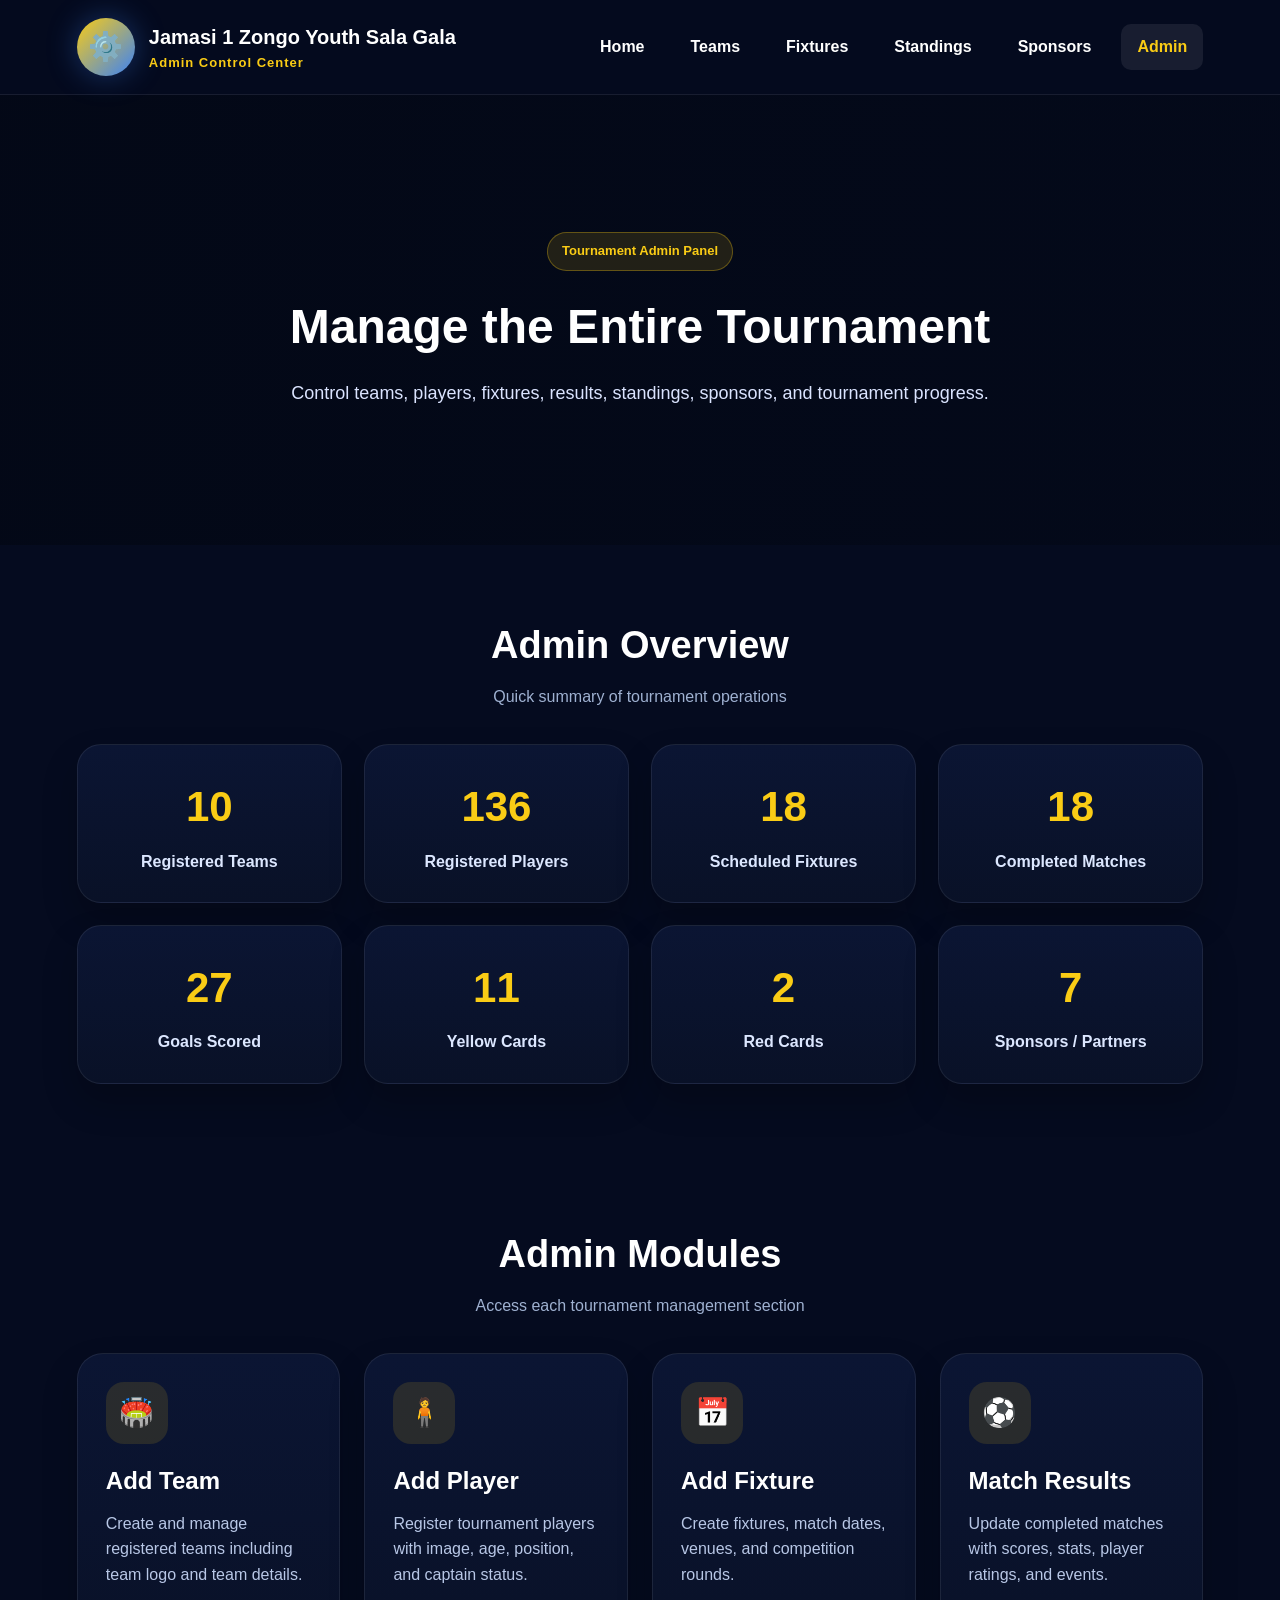
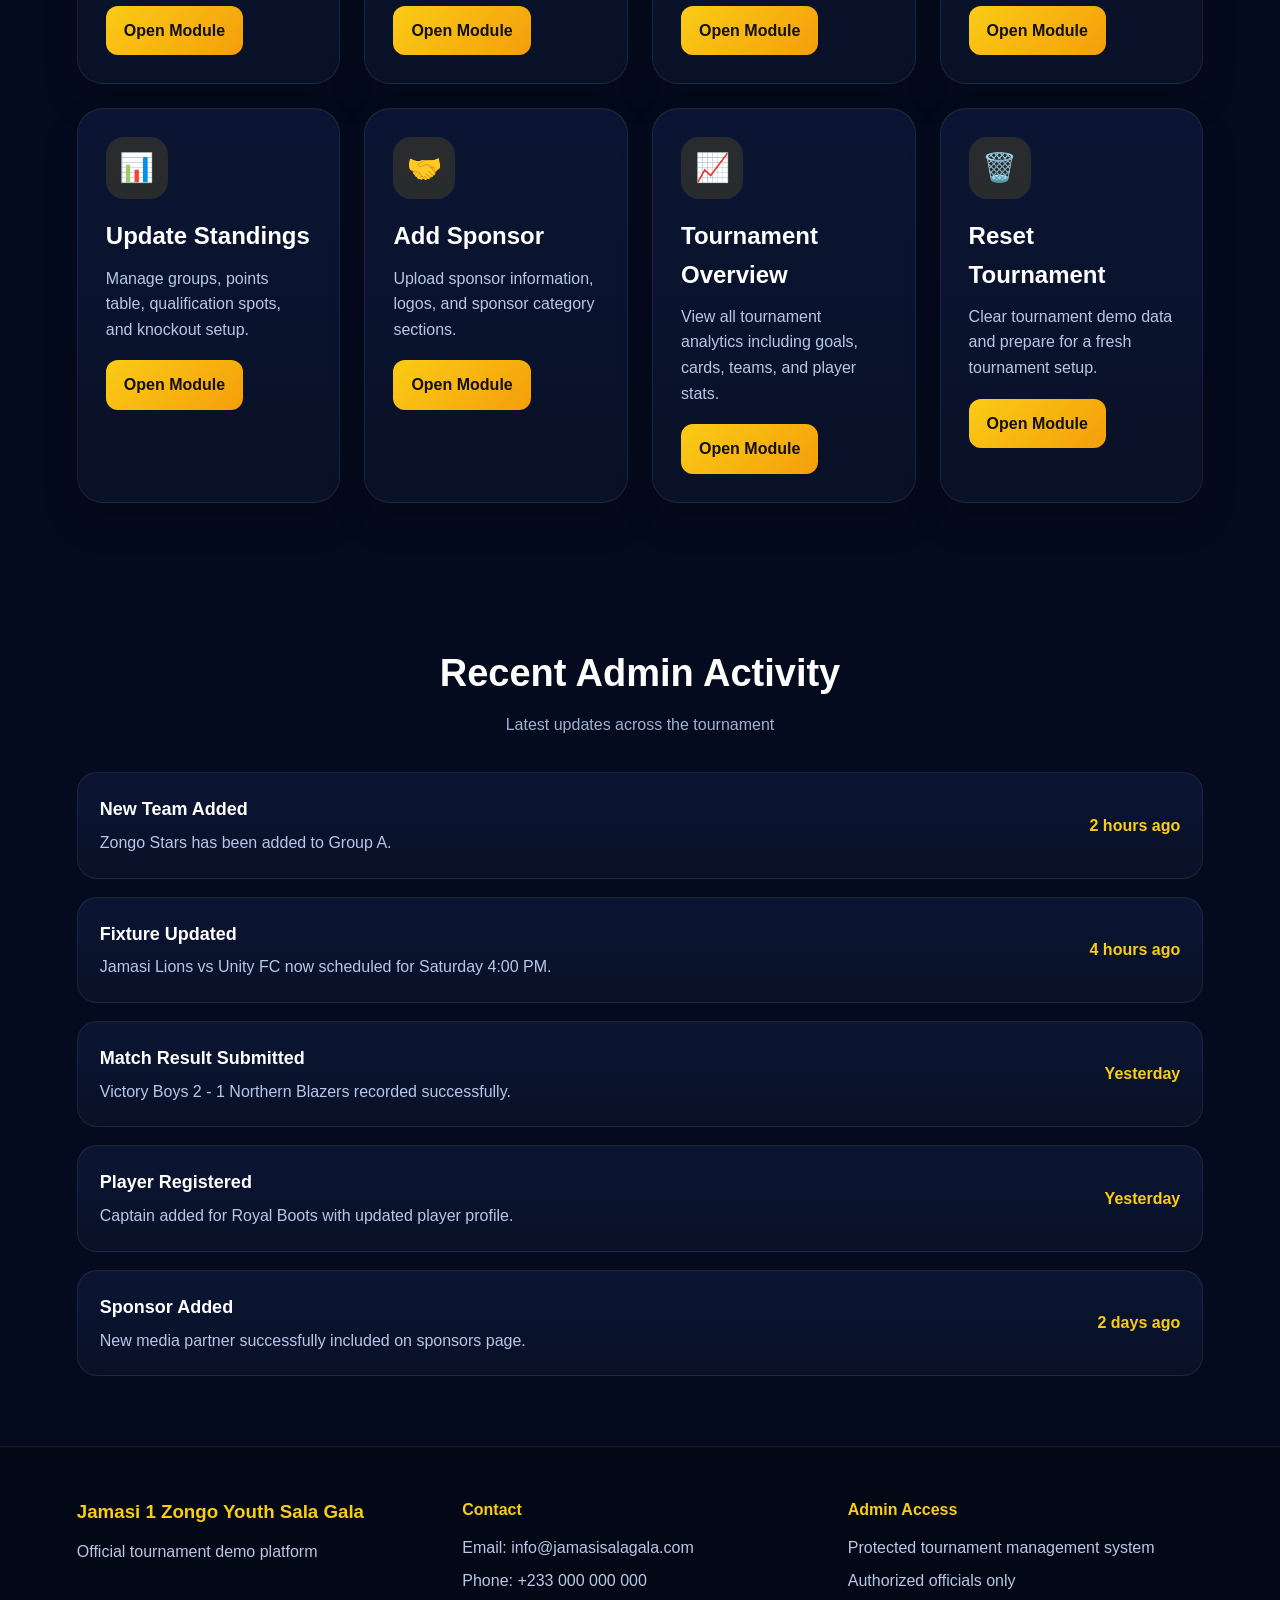
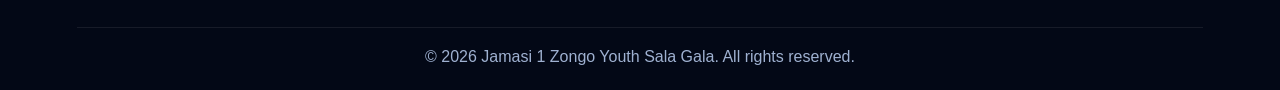
<file: admin.html>
<!DOCTYPE html>
<html lang="en">
<head>
  <meta charset="UTF-8" />
  <meta name="viewport" content="width=device-width, initial-scale=1.0" />
  <title>Admin Dashboard | Jamasi 1 Zongo Youth Sala Gala</title>
  <link rel="stylesheet" href="./admin.css" />
</head>
<body>

  <!-- HEADER -->
  <header class="header">
    <div class="logo-area">
      <div class="logo-circle">⚙️</div>
      <div>
        <h1>Jamasi 1 Zongo Youth Sala Gala</h1>
        <p class="tagline">Admin Control Center</p>
      </div>
    </div>

    <nav class="navbar">
      <a href="./index.html">Home</a>
      <a href="./teams.html">Teams</a>
      <a href="./fixtures.html">Fixtures</a>
      <a href="./standings.html">Standings</a>
      <a href="./sponsers.html">Sponsors</a>
      <a href="./admin.html" class="active">Admin</a>
    </nav>
  </header>

  <!-- HERO -->
  <section class="admin-hero">
    <div class="overlay"></div>
    <div class="hero-content">
      <span class="hero-badge">Tournament Admin Panel</span>
      <h2>Manage the Entire Tournament</h2>
      <p>Control teams, players, fixtures, results, standings, sponsors, and tournament progress.</p>
    </div>
  </section>

  <!-- QUICK STATS -->
  <section class="stats-section">
    <div class="section-title">
      <h2>Admin Overview</h2>
      <p>Quick summary of tournament operations</p>
    </div>

    <div class="stats-grid" id="statsGrid"></div>
  </section>

  <!-- ADMIN MODULES -->
  <section class="modules-section">
    <div class="section-title">
      <h2>Admin Modules</h2>
      <p>Access each tournament management section</p>
    </div>

    <div class="modules-grid" id="modulesGrid"></div>
  </section>

  <!-- ACTIVITY -->
  <section class="activity-section">
    <div class="section-title">
      <h2>Recent Admin Activity</h2>
      <p>Latest updates across the tournament</p>
    </div>

    <div class="activity-list" id="activityList"></div>
  </section>

  <!-- FOOTER -->
  <footer class="footer">
    <div class="footer-content">
      <div>
        <h3>Jamasi 1 Zongo Youth Sala Gala</h3>
        <p>Official tournament demo platform</p>
      </div>

      <div>
        <h4>Contact</h4>
        <p>Email: info@jamasisalagala.com</p>
        <p>Phone: +233 000 000 000</p>
      </div>

      <div>
        <h4>Admin Access</h4>
        <p>Protected tournament management system</p>
        <p>Authorized officials only</p>
      </div>
    </div>

    <div class="footer-bottom">
      <p>© 2026 Jamasi 1 Zongo Youth Sala Gala. All rights reserved.</p>
    </div>
  </footer>

  <script src="./admin.js"></script>
</body>
</html>
</file>
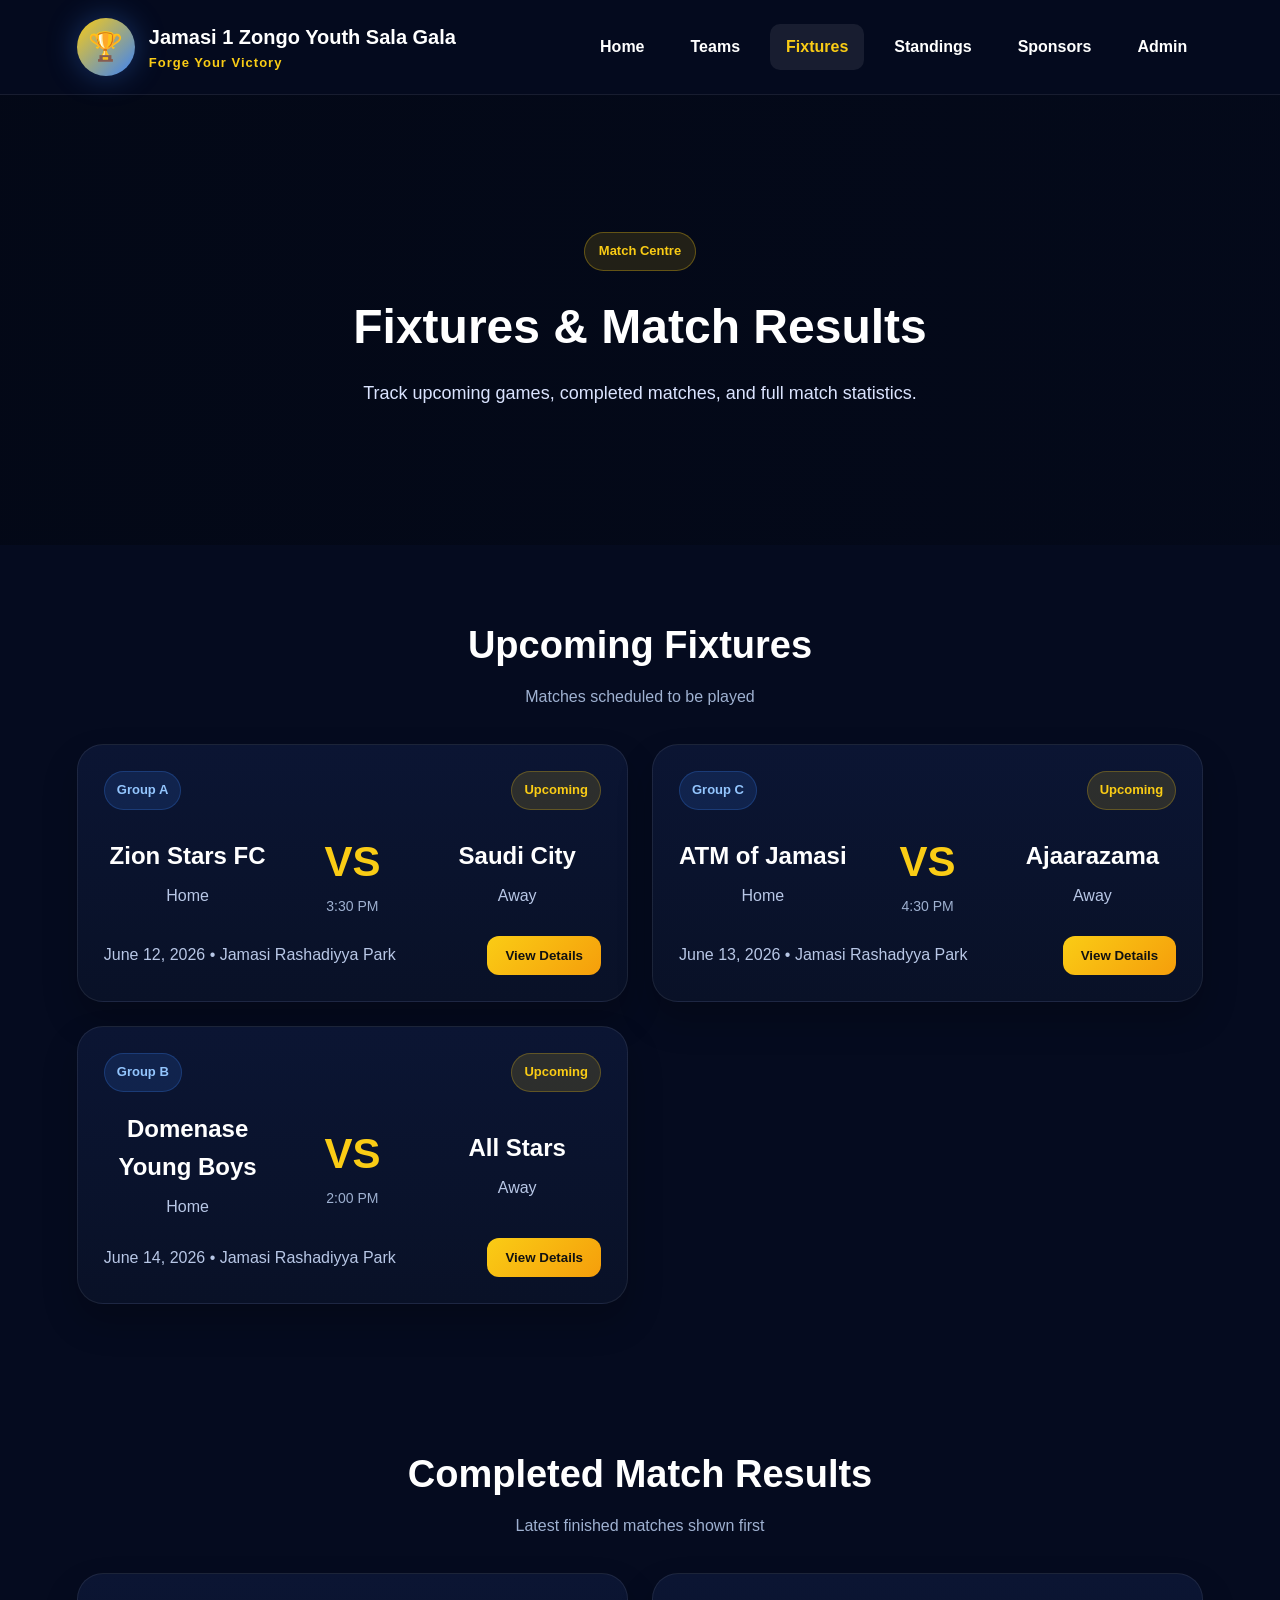
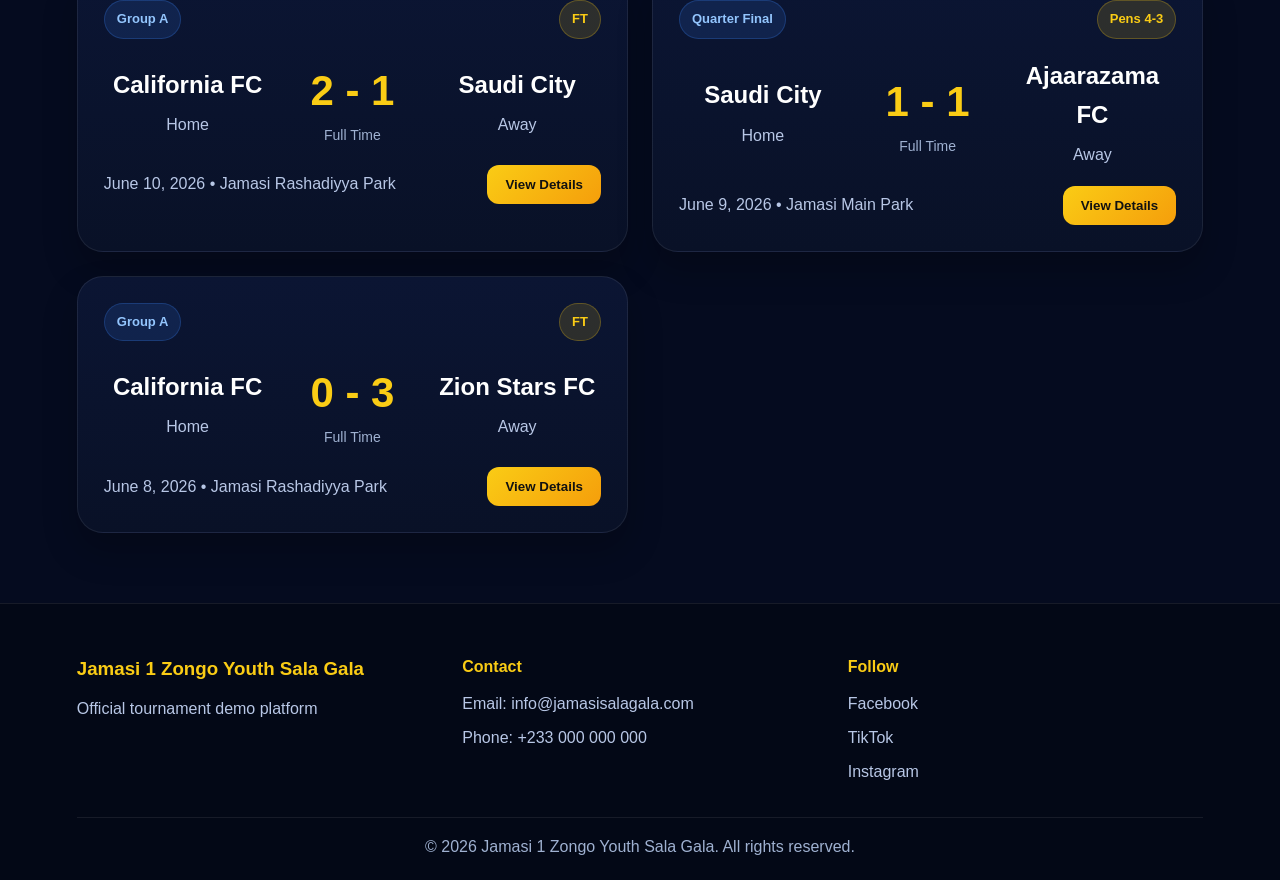
<file: fixtures.html>
<!DOCTYPE html>
<html lang="en">
<head>
  <meta charset="UTF-8" />
  <meta name="viewport" content="width=device-width, initial-scale=1.0" />
  <title>Fixtures & Results | Jamasi 1 Zongo Youth Sala Gala</title>
  <link rel="stylesheet" href="./fixtures.css" />
</head>
<body>

  <!-- HEADER -->
  <header class="header">
    <div class="logo-area">
      <div class="logo-circle">🏆</div>
      <div>
        <h1>Jamasi 1 Zongo Youth Sala Gala</h1>
        <p class="tagline">Forge Your Victory</p>
      </div>
    </div>

    <nav class="navbar">
      <a href="./index.html">Home</a>
      <a href="./teams.html">Teams</a>
      <a href="./fixtures.html" class="active">Fixtures</a>
      <a href="./standings.html">Standings</a>
      <a href="./sponsers.html">Sponsors</a>
      <a href="./admin.html">Admin</a>
    </nav>
  </header>

  <!-- HERO -->
  <section class="fixtures-hero">
    <div class="overlay"></div>
    <div class="hero-content">
      <span class="hero-badge">Match Centre</span>
      <h2>Fixtures & Match Results</h2>
      <p>Track upcoming games, completed matches, and full match statistics.</p>
    </div>
  </section>

  <!-- UPCOMING -->
  <section class="fixtures-section">
    <div class="section-title">
      <h2>Upcoming Fixtures</h2>
      <p>Matches scheduled to be played</p>
    </div>

    <div class="fixtures-grid" id="upcomingFixtures"></div>
  </section>

  <!-- RESULTS -->
  <section class="results-section">
    <div class="section-title">
      <h2>Completed Match Results</h2>
      <p>Latest finished matches shown first</p>
    </div>

    <div class="fixtures-grid" id="completedMatches"></div>
  </section>

  <!-- MODAL -->
  <div class="modal" id="matchModal">
    <div class="modal-box">
      <button class="close-btn" id="closeModal">&times;</button>

      <div class="match-header" id="matchHeader"></div>

      <div class="details-grid">
        <div class="details-card">
          <h3>Match Statistics</h3>
          <div id="statsContainer"></div>
        </div>

        <div class="details-card">
          <h3>Goal Scorers</h3>
          <div id="scorersContainer"></div>
        </div>

        <div class="details-card">
          <h3>Player Ratings</h3>
          <div id="ratingsContainer"></div>
        </div>

        <div class="details-card">
          <h3>Match Info</h3>
          <div id="infoContainer"></div>
        </div>
      </div>
    </div>
  </div>

  <!-- FOOTER -->
  <footer class="footer">
    <div class="footer-content">
      <div>
        <h3>Jamasi 1 Zongo Youth Sala Gala</h3>
        <p>Official tournament demo platform</p>
      </div>

      <div>
        <h4>Contact</h4>
        <p>Email: info@jamasisalagala.com</p>
        <p>Phone: +233 000 000 000</p>
      </div>

      <div>
        <h4>Follow</h4>
        <p>Facebook</p>
        <p>TikTok</p>
        <p>Instagram</p>
      </div>
    </div>

    <div class="footer-bottom">
      <p>© 2026 Jamasi 1 Zongo Youth Sala Gala. All rights reserved.</p>
    </div>
  </footer>

  <script src="./fixtures.js"></script>
</body>
</html>
</file>
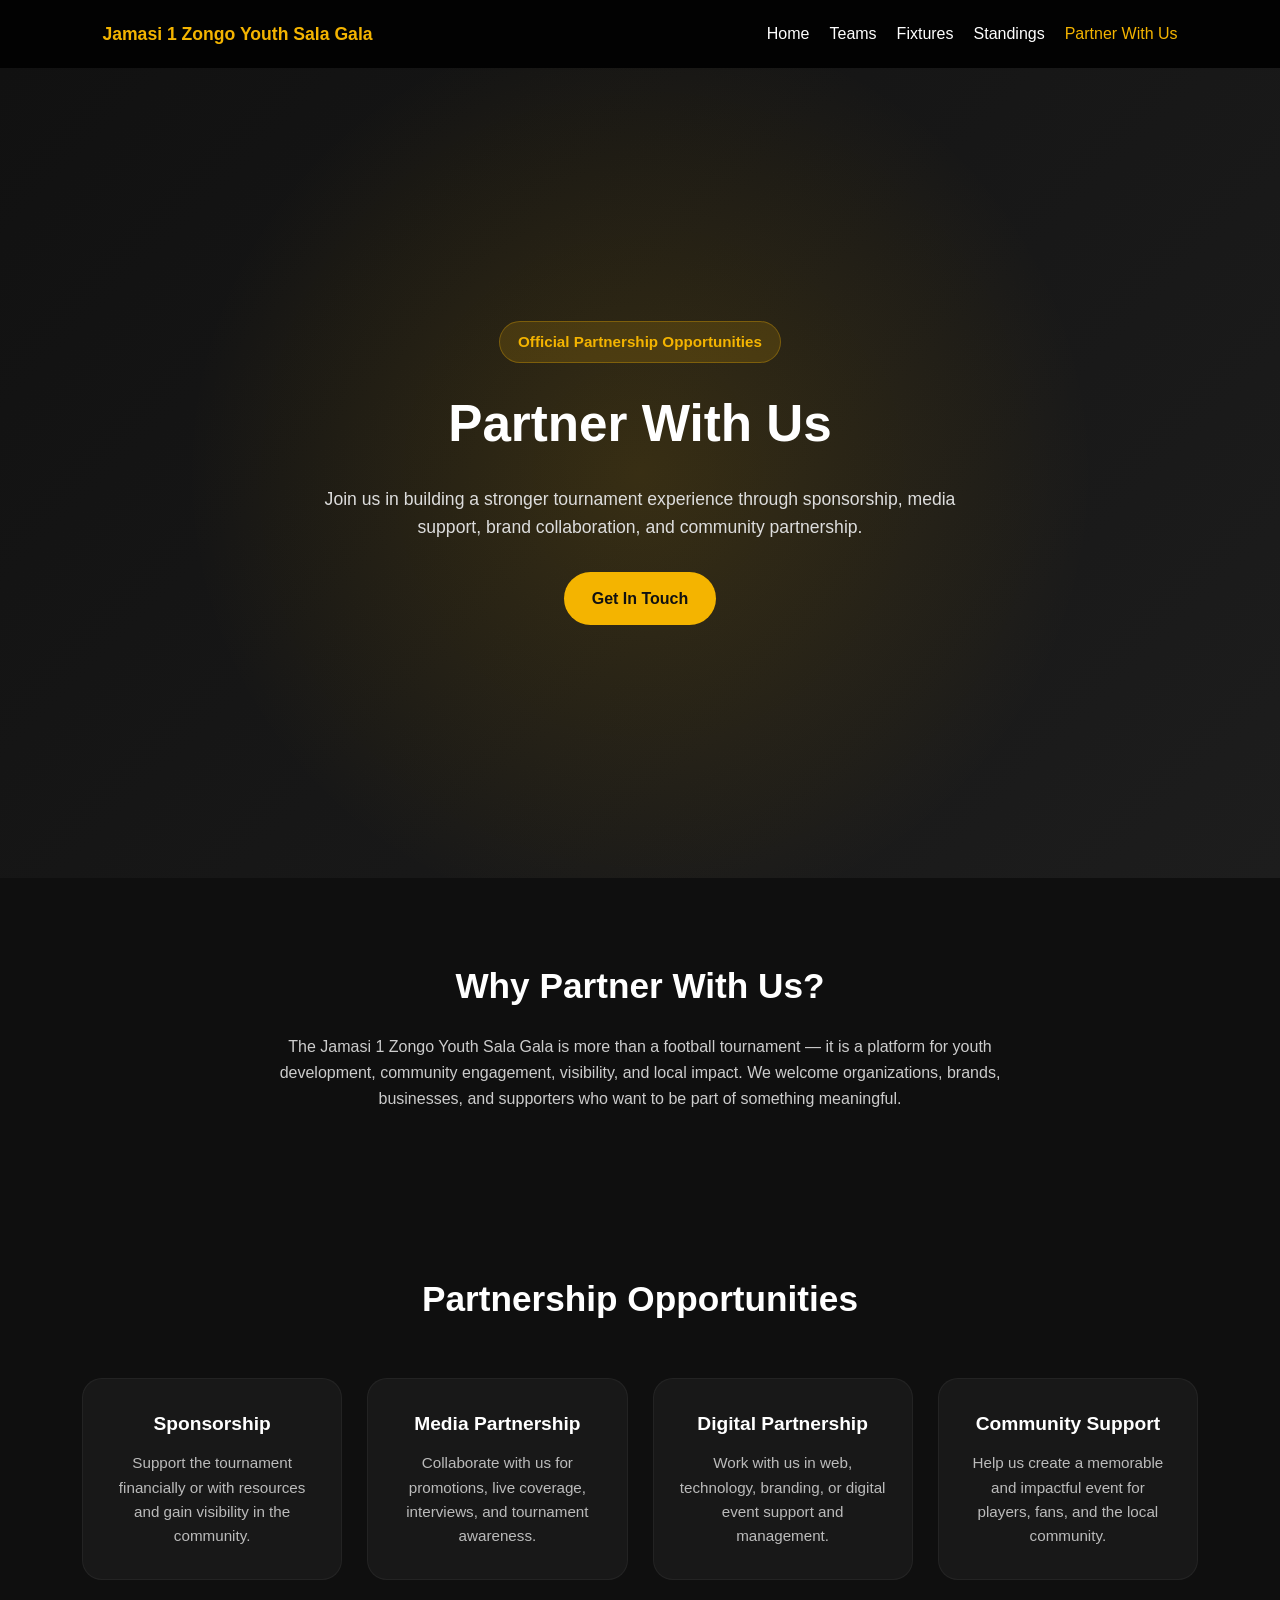
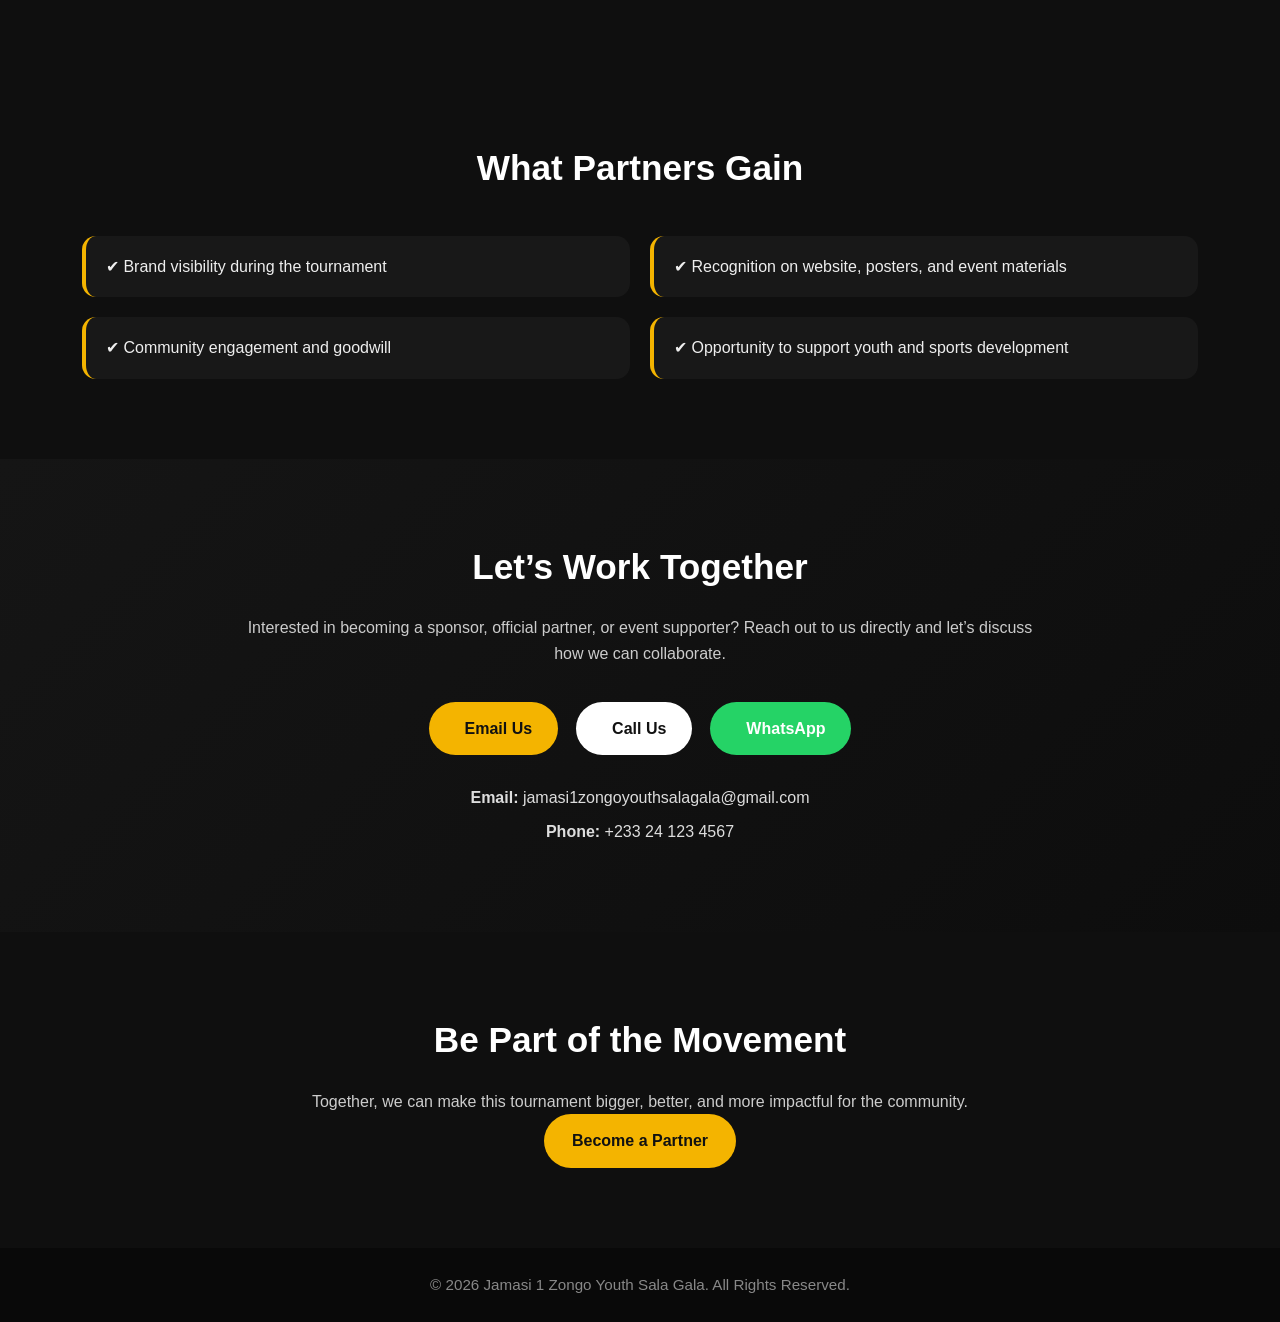
<file: partner.html>
<!DOCTYPE html>
<html lang="en">
<head>
  <meta charset="UTF-8" />
  <meta name="viewport" content="width=device-width, initial-scale=1.0" />
  <title>Partner With Us | Jamasi 1 Zongo Youth Sala Gala</title>
  <link rel="stylesheet" href="partner.css" />
  <link rel="stylesheet" href="./partner.css" />
</head>
<body>

  <!-- NAVBAR -->
  <header class="navbar">
    <div class="logo">Jamasi 1 Zongo Youth Sala Gala</div>
    <nav>
      <ul class="nav-links">
        <li><a href="index.html">Home</a></li>
        <li><a href="teams.html">Teams</a></li>
        <li><a href="fixtures.html">Fixtures</a></li>
        <li><a href="standings.html">Standings</a></li>
        <li><a href="partner.html" class="active">Partner With Us</a></li>
      </ul>
    </nav>
  </header>

  <!-- HERO -->
  <section class="partner-hero">
    <div class="overlay"></div>
    <div class="hero-content">
      <span class="hero-badge">Official Partnership Opportunities</span>
      <h1>Partner With Us</h1>
      <p>
        Join us in building a stronger tournament experience through sponsorship,
        media support, brand collaboration, and community partnership.
      </p>
      <a href="#contact" class="hero-btn">Get In Touch</a>
    </div>
  </section>

  <!-- INTRO -->
  <section class="intro-section">
    <div class="container">
      <h2>Why Partner With Us?</h2>
      <p>
        The Jamasi 1 Zongo Youth Sala Gala is more than a football tournament —
        it is a platform for youth development, community engagement, visibility,
        and local impact. We welcome organizations, brands, businesses, and
        supporters who want to be part of something meaningful.
      </p>
    </div>
  </section>

  <!-- PARTNER TYPES -->
  <section class="partner-types">
    <div class="container">
      <h2>Partnership Opportunities</h2>

      <div class="cards-grid">
        <div class="partner-card">
          <i class="fas fa-handshake"></i>
          <h3>Sponsorship</h3>
          <p>Support the tournament financially or with resources and gain visibility in the community.</p>
        </div>

        <div class="partner-card">
          <i class="fas fa-bullhorn"></i>
          <h3>Media Partnership</h3>
          <p>Collaborate with us for promotions, live coverage, interviews, and tournament awareness.</p>
        </div>

        <div class="partner-card">
          <i class="fas fa-laptop-code"></i>
          <h3>Digital Partnership</h3>
          <p>Work with us in web, technology, branding, or digital event support and management.</p>
        </div>

        <div class="partner-card">
          <i class="fas fa-users"></i>
          <h3>Community Support</h3>
          <p>Help us create a memorable and impactful event for players, fans, and the local community.</p>
        </div>
      </div>
    </div>
  </section>

  <!-- BENEFITS -->
  <section class="benefits-section">
    <div class="container">
      <h2>What Partners Gain</h2>

      <div class="benefits-list">
        <div class="benefit-item">✔ Brand visibility during the tournament</div>
        <div class="benefit-item">✔ Recognition on website, posters, and event materials</div>
        <div class="benefit-item">✔ Community engagement and goodwill</div>
        <div class="benefit-item">✔ Opportunity to support youth and sports development</div>
      </div>
    </div>
  </section>

  <!-- CONTACT -->
  <section class="contact-section" id="contact">
    <div class="container contact-container">
      <h2>Let’s Work Together</h2>
      <p>
        Interested in becoming a sponsor, official partner, or event supporter?
        Reach out to us directly and let’s discuss how we can collaborate.
      </p>

      <div class="contact-buttons">
        <a href="mailto:jamasi1zongoyouthsalagala@gmail.com?subject=Partnership Inquiry - Jamasi Tournament" class="contact-btn email-btn">
          <i class="fas fa-envelope"></i> Email Us
        </a>

        <a href="tel:+233554890113" class="contact-btn phone-btn">
          <i class="fas fa-phone"></i> Call Us
        </a>

        <a href="https://wa.me/233241234567?text=Hello%20I%20am%20interested%20in%20partnering%20with%20the%20Jamasi%201%20Zongo%20Youth%20Sala%20Gala." target="_blank" class="contact-btn whatsapp-btn">
          <i class="fab fa-whatsapp"></i> WhatsApp
        </a>
      </div>

      <div class="contact-info">
        <p><strong>Email:</strong> jamasi1zongoyouthsalagala@gmail.com</p>
        <p><strong>Phone:</strong> +233 24 123 4567</p>
      </div>
    </div>
  </section>

  <!-- CTA -->
  <section class="final-cta">
    <div class="container">
      <h2>Be Part of the Movement</h2>
      <p>
        Together, we can make this tournament bigger, better, and more impactful for the community.
      </p>
      <a href="mailto:hamzasolutions@gmail.com?subject=Partnership Inquiry - Jamasi Tournament" class="cta-btn">
        Become a Partner
      </a>
    </div>
  </section>

  <!-- FOOTER -->
  <footer class="footer">
    <p>© 2026 Jamasi 1 Zongo Youth Sala Gala. All Rights Reserved.</p>
  </footer>

  <script src="./partner.js"></script>
</body>
</html>
</file>
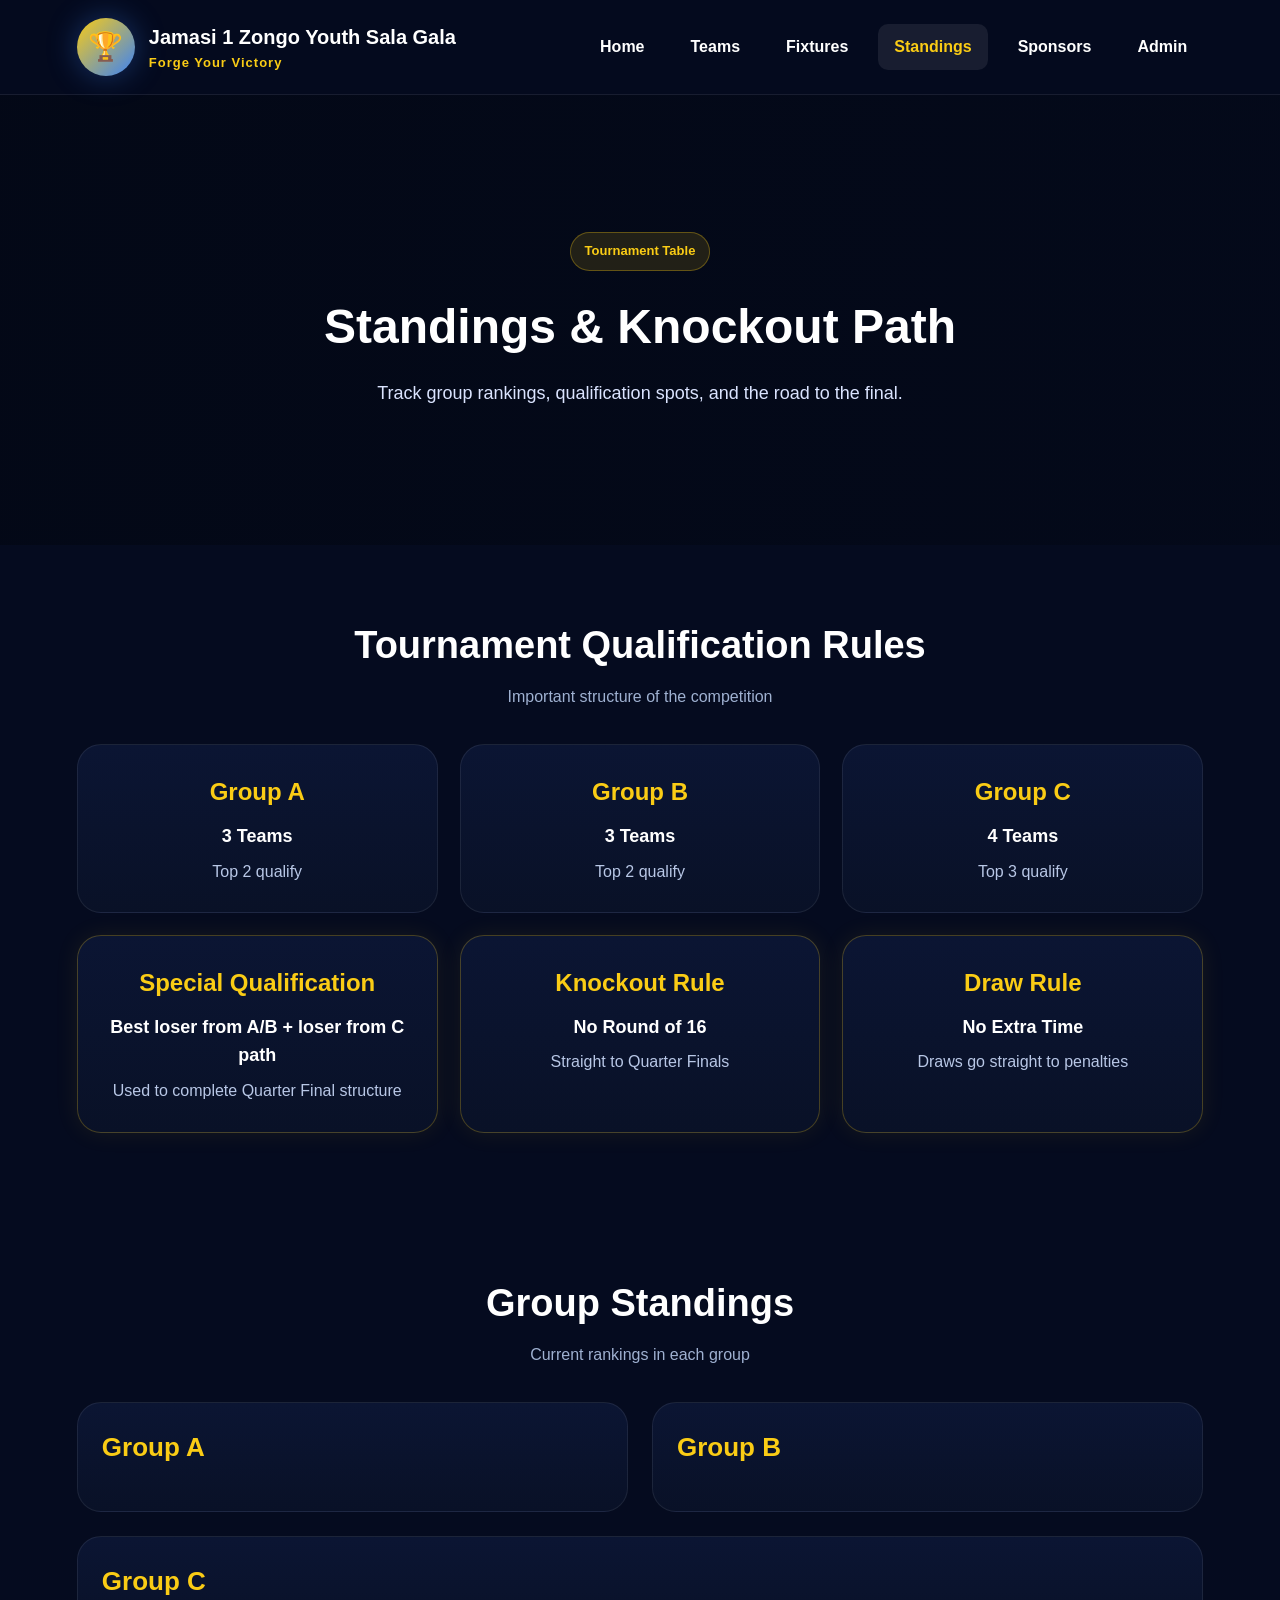
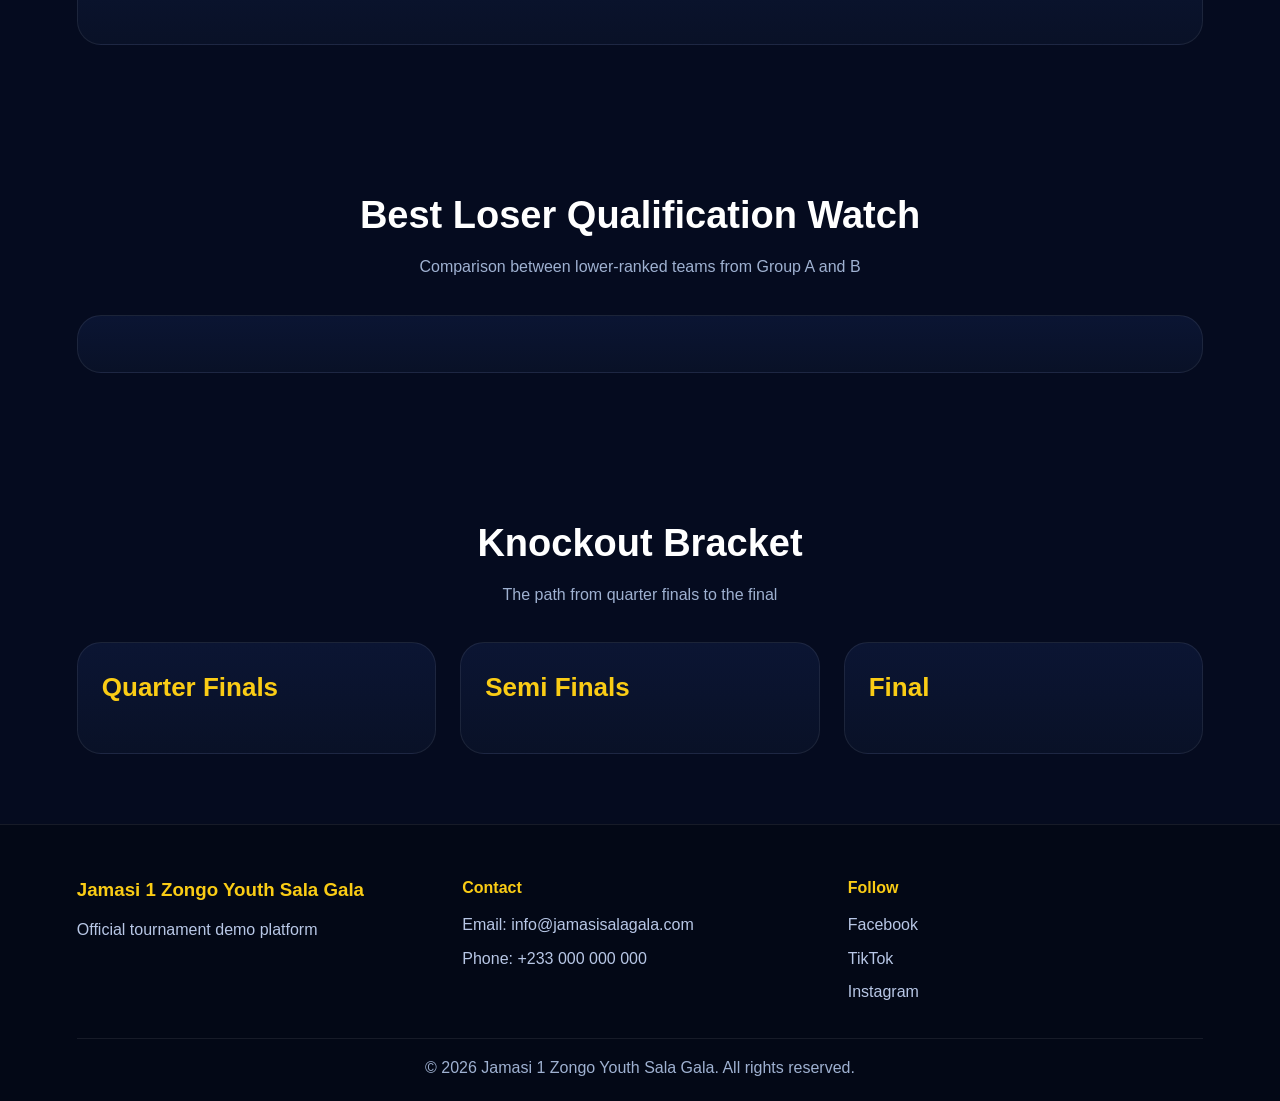
<file: standings.html>
<!DOCTYPE html>
<html lang="en">
<head>
  <meta charset="UTF-8" />
  <meta name="viewport" content="width=device-width, initial-scale=1.0" />
  <title>Standings | Jamasi 1 Zongo Youth Sala Gala</title>
  <link rel="stylesheet" href="./standings.css" />
</head>
<body>

  <!-- HEADER -->
  <header class="header">
    <div class="logo-area">
      <div class="logo-circle">🏆</div>
      <div>
        <h1>Jamasi 1 Zongo Youth Sala Gala</h1>
        <p class="tagline">Forge Your Victory</p>
      </div>
    </div>

    <nav class="navbar">
      <a href="./index.html">Home</a>
      <a href="./teams.html">Teams</a>
      <a href="./fixtures.html">Fixtures</a>
      <a href="./standings.html" class="active">Standings</a>
      <a href="./sponsers.html">Sponsors</a>
      <a href="./admin.html">Admin</a>
    </nav>
  </header>

  <!-- HERO -->
  <section class="standings-hero">
    <div class="overlay"></div>
    <div class="hero-content">
      <span class="hero-badge">Tournament Table</span>
      <h2>Standings & Knockout Path</h2>
      <p>Track group rankings, qualification spots, and the road to the final.</p>
    </div>
  </section>

  <!-- FORMAT NOTICE -->
  <section class="rules-section">
    <div class="section-title">
      <h2>Tournament Qualification Rules</h2>
      <p>Important structure of the competition</p>
    </div>

    <div class="rules-grid">
      <div class="rule-card">
        <h3>Group A</h3>
        <p>3 Teams</p>
        <span>Top 2 qualify</span>
      </div>

      <div class="rule-card">
        <h3>Group B</h3>
        <p>3 Teams</p>
        <span>Top 2 qualify</span>
      </div>

      <div class="rule-card">
        <h3>Group C</h3>
        <p>4 Teams</p>
        <span>Top 3 qualify</span>
      </div>

      <div class="rule-card special">
        <h3>Special Qualification</h3>
        <p>Best loser from A/B + loser from C path</p>
        <span>Used to complete Quarter Final structure</span>
      </div>

      <div class="rule-card special">
        <h3>Knockout Rule</h3>
        <p>No Round of 16</p>
        <span>Straight to Quarter Finals</span>
      </div>

      <div class="rule-card special">
        <h3>Draw Rule</h3>
        <p>No Extra Time</p>
        <span>Draws go straight to penalties</span>
      </div>
    </div>
  </section>

  <!-- GROUP TABLES -->
  <section class="groups-section">
    <div class="section-title">
      <h2>Group Standings</h2>
      <p>Current rankings in each group</p>
    </div>

    <div class="tables-wrapper">
      <div class="table-card">
        <h3>Group A</h3>
        <div id="groupA"></div>
      </div>

      <div class="table-card">
        <h3>Group B</h3>
        <div id="groupB"></div>
      </div>

      <div class="table-card full-width">
        <h3>Group C</h3>
        <div id="groupC"></div>
      </div>
    </div>
  </section>

  <!-- BEST LOSER -->
  <section class="best-loser-section">
    <div class="section-title">
      <h2>Best Loser Qualification Watch</h2>
      <p>Comparison between lower-ranked teams from Group A and B</p>
    </div>

    <div class="best-loser-card" id="bestLoserCard"></div>
  </section>

  <!-- KNOCKOUT -->
  <section class="knockout-section">
    <div class="section-title">
      <h2>Knockout Bracket</h2>
      <p>The path from quarter finals to the final</p>
    </div>

    <div class="bracket-grid">
      <div class="bracket-column">
        <h3>Quarter Finals</h3>
        <div id="quarterFinals"></div>
      </div>

      <div class="bracket-column">
        <h3>Semi Finals</h3>
        <div id="semiFinals"></div>
      </div>

      <div class="bracket-column">
        <h3>Final</h3>
        <div id="finalMatch"></div>
      </div>
    </div>
  </section>

  <!-- FOOTER -->
  <footer class="footer">
    <div class="footer-content">
      <div>
        <h3>Jamasi 1 Zongo Youth Sala Gala</h3>
        <p>Official tournament demo platform</p>
      </div>

      <div>
        <h4>Contact</h4>
        <p>Email: info@jamasisalagala.com</p>
        <p>Phone: +233 000 000 000</p>
      </div>

      <div>
        <h4>Follow</h4>
        <p>Facebook</p>
        <p>TikTok</p>
        <p>Instagram</p>
      </div>
    </div>

    <div class="footer-bottom">
      <p>© 2026 Jamasi 1 Zongo Youth Sala Gala. All rights reserved.</p>
    </div>
  </footer>

  <script src="./standings.html"></script>
</body>
</html>
</file>
<file: admin.css>
* {
  margin: 0;
  padding: 0;
  box-sizing: border-box;
  font-family: "Segoe UI", Tahoma, Geneva, Verdana, sans-serif;
}

body {
  background: #050b1f;
  color: #ffffff;
  line-height: 1.6;
}

/* HEADER */
.header {
  width: 100%;
  padding: 18px 6%;
  display: flex;
  justify-content: space-between;
  align-items: center;
  background: rgba(5, 11, 31, 0.95);
  border-bottom: 1px solid rgba(255,255,255,0.08);
  position: sticky;
  top: 0;
  z-index: 1000;
  backdrop-filter: blur(10px);
}

.logo-area {
  display: flex;
  align-items: center;
  gap: 14px;
}

.logo-circle {
  width: 58px;
  height: 58px;
  border-radius: 50%;
  background: linear-gradient(135deg, #facc15, #3b82f6);
  display: flex;
  align-items: center;
  justify-content: center;
  font-size: 28px;
  color: #111;
  box-shadow: 0 0 30px rgba(59,130,246,0.35);
}

.logo-area h1 {
  font-size: 20px;
  font-weight: 800;
}

.tagline {
  color: #facc15;
  font-size: 13px;
  font-weight: 600;
  letter-spacing: 1px;
}

.navbar {
  display: flex;
  gap: 14px;
  flex-wrap: wrap;
}

.navbar a {
  color: #fff;
  text-decoration: none;
  padding: 10px 16px;
  border-radius: 10px;
  transition: 0.3s ease;
  font-weight: 600;
}

.navbar a:hover,
.navbar a.active {
  background: rgba(255,255,255,0.08);
  color: #facc15;
}

/* HERO */
.admin-hero {
  height: 50vh;
  background: url("https://images.unsplash.com/photo-1517927033932-b3d18e61fb3a?q=80&w=1600&auto=format&fit=crop") center/cover no-repeat;
  position: relative;
  display: flex;
  align-items: center;
  justify-content: center;
  padding: 0 6%;
}

.overlay {
  position: absolute;
  inset: 0;
  background: linear-gradient(to right, rgba(3,8,22,0.92), rgba(3,8,22,0.58));
}

.hero-content {
  position: relative;
  z-index: 2;
  max-width: 750px;
  text-align: center;
}

.hero-badge {
  display: inline-block;
  padding: 8px 14px;
  background: rgba(250,204,21,0.12);
  color: #facc15;
  border: 1px solid rgba(250,204,21,0.3);
  border-radius: 999px;
  font-size: 13px;
  font-weight: 700;
  margin-bottom: 18px;
}

.hero-content h2 {
  font-size: 48px;
  margin-bottom: 14px;
}

.hero-content p {
  font-size: 18px;
  color: #dbe4ff;
}

/* GENERAL */
section {
  padding: 70px 6%;
}

.section-title {
  text-align: center;
  margin-bottom: 35px;
}

.section-title h2 {
  font-size: 38px;
  margin-bottom: 8px;
}

.section-title p {
  color: #9fb1d1;
}

/* STATS */
.stats-grid {
  display: grid;
  grid-template-columns: repeat(4, 1fr);
  gap: 22px;
}

.stat-card {
  background: linear-gradient(180deg, #0b1533, #091127);
  border: 1px solid rgba(255,255,255,0.08);
  border-radius: 24px;
  padding: 28px;
  text-align: center;
  box-shadow: 0 18px 35px rgba(0,0,0,0.22);
}

.stat-card h3 {
  font-size: 42px;
  color: #facc15;
  margin-bottom: 8px;
}

.stat-card p {
  color: #dce7ff;
  font-weight: 600;
}

/* MODULES */
.modules-grid {
  display: grid;
  grid-template-columns: repeat(4, 1fr);
  gap: 24px;
}

.module-card {
  background: linear-gradient(180deg, #0b1533, #091127);
  border: 1px solid rgba(255,255,255,0.08);
  border-radius: 26px;
  padding: 28px;
  transition: 0.35s ease;
  box-shadow: 0 18px 35px rgba(0,0,0,0.22);
}

.module-card:hover {
  transform: translateY(-6px);
  border-color: rgba(250,204,21,0.28);
}

.module-icon {
  width: 62px;
  height: 62px;
  border-radius: 18px;
  background: rgba(250,204,21,0.12);
  color: #facc15;
  display: flex;
  align-items: center;
  justify-content: center;
  font-size: 28px;
  margin-bottom: 18px;
}

.module-card h3 {
  font-size: 24px;
  margin-bottom: 10px;
}

.module-card p {
  color: #b8c7e6;
  margin-bottom: 18px;
}

.module-btn {
  display: inline-block;
  padding: 12px 18px;
  background: linear-gradient(135deg, #facc15, #f59e0b);
  color: #111;
  text-decoration: none;
  border-radius: 12px;
  font-weight: 800;
  transition: 0.3s ease;
}

.module-btn:hover {
  transform: translateY(-2px);
}

/* ACTIVITY */
.activity-list {
  display: flex;
  flex-direction: column;
  gap: 18px;
}

.activity-item {
  background: linear-gradient(180deg, #0b1533, #091127);
  border: 1px solid rgba(255,255,255,0.08);
  border-radius: 20px;
  padding: 22px;
  display: flex;
  justify-content: space-between;
  align-items: center;
  gap: 18px;
  flex-wrap: wrap;
}

.activity-item h4 {
  font-size: 18px;
  margin-bottom: 6px;
}

.activity-item p {
  color: #b8c7e6;
}

.activity-time {
  color: #facc15;
  font-weight: 700;
  white-space: nowrap;
}

/* FOOTER */
.footer {
  background: #030816;
  border-top: 1px solid rgba(255,255,255,0.08);
  padding: 50px 6% 20px;
}

.footer-content {
  display: grid;
  grid-template-columns: repeat(3, 1fr);
  gap: 30px;
  margin-bottom: 25px;
}

.footer-content h3,
.footer-content h4 {
  color: #facc15;
  margin-bottom: 12px;
}

.footer-content p {
  color: #b8c7e6;
  margin-bottom: 8px;
}

.footer-bottom {
  text-align: center;
  border-top: 1px solid rgba(255,255,255,0.08);
  padding-top: 16px;
  color: #9fb1d1;
}

/* RESPONSIVE */
@media (max-width: 1200px) {
  .stats-grid,
  .modules-grid,
  .footer-content {
    grid-template-columns: repeat(2, 1fr);
  }
}

@media (max-width: 768px) {
  .header {
    flex-direction: column;
    gap: 20px;
  }

  .navbar {
    justify-content: center;
  }

  .hero-content h2 {
    font-size: 34px;
  }

  .hero-content p {
    font-size: 16px;
  }

  .section-title h2 {
    font-size: 30px;
  }

  .stats-grid,
  .modules-grid,
  .footer-content {
    grid-template-columns: 1fr;
  }

  .activity-item {
    flex-direction: column;
    align-items: flex-start;
  }
}
</file>
<file: fixtures.css>
* {
  margin: 0;
  padding: 0;
  box-sizing: border-box;
  font-family: "Segoe UI", Tahoma, Geneva, Verdana, sans-serif;
}

body {
  background: #050b1f;
  color: #ffffff;
  line-height: 1.6;
}

/* HEADER */
.header {
  width: 100%;
  padding: 18px 6%;
  display: flex;
  justify-content: space-between;
  align-items: center;
  background: rgba(5, 11, 31, 0.95);
  border-bottom: 1px solid rgba(255,255,255,0.08);
  position: sticky;
  top: 0;
  z-index: 1000;
  backdrop-filter: blur(10px);
}

.logo-area {
  display: flex;
  align-items: center;
  gap: 14px;
}

.logo-circle {
  width: 58px;
  height: 58px;
  border-radius: 50%;
  background: linear-gradient(135deg, #facc15, #3b82f6);
  display: flex;
  align-items: center;
  justify-content: center;
  font-size: 28px;
  color: #111;
  box-shadow: 0 0 30px rgba(59,130,246,0.35);
}

.logo-area h1 {
  font-size: 20px;
  font-weight: 800;
}

.tagline {
  color: #facc15;
  font-size: 13px;
  font-weight: 600;
  letter-spacing: 1px;
}

.navbar {
  display: flex;
  gap: 14px;
  flex-wrap: wrap;
}

.navbar a {
  color: #fff;
  text-decoration: none;
  padding: 10px 16px;
  border-radius: 10px;
  transition: 0.3s ease;
  font-weight: 600;
}

.navbar a:hover,
.navbar a.active {
  background: rgba(255,255,255,0.08);
  color: #facc15;
}

/* HERO */
.fixtures-hero {
  height: 50vh;
  background: url("https://scontent.facc1-1.fna.fbcdn.net/v/t39.30808-6/482214393_660691363276091_4054848478891477896_n.jpg?_nc_cat=111&ccb=1-7&_nc_sid=e06c5d&_nc_eui2=AeFCLCUt_-5CxmIJsLxp_WeOD1XiWJibWVoPVeJYmJtZWpDwMYHIU-_zYXUDBHGMTowV25UxRfhO21l2KCxSwYy_&_nc_ohc=M46ekQvu370Q7kNvwE84gZg&_nc_oc=AdpxmYDAvxYbgO8HcYWja6EC1N9fu59wQvzZvp5Y-bYwFxfz7hrY8yY6psWHf-H6Fv8&_nc_zt=23&_nc_ht=scontent.facc1-1.fna&_nc_gid=ndEnuwaL-coKn8XtQAS72w&_nc_ss=7a3a8&oh=00_Af1CZ-TPPC9E36PHAxWYwEvJd81rqHrJwSXPzowsf3UMSg&oe=69D9AF80") center/cover no-repeat;
  position: relative;
  display: flex;
  align-items: center;
  justify-content: center;
  padding: 0 6%;
}

.overlay {
  position: absolute;
  inset: 0;
  background: linear-gradient(to right, rgba(3,8,22,0.92), rgba(3,8,22,0.58));
}

.hero-content {
  position: relative;
  z-index: 2;
  max-width: 700px;
  text-align: center;
}

.hero-badge {
  display: inline-block;
  padding: 8px 14px;
  background: rgba(250,204,21,0.12);
  color: #facc15;
  border: 1px solid rgba(250,204,21,0.3);
  border-radius: 999px;
  font-size: 13px;
  font-weight: 700;
  margin-bottom: 18px;
}

.hero-content h2 {
  font-size: 48px;
  margin-bottom: 14px;
}

.hero-content p {
  font-size: 18px;
  color: #dbe4ff;
}

/* GENERAL */
section {
  padding: 70px 6%;
}

.section-title {
  text-align: center;
  margin-bottom: 35px;
}

.section-title h2 {
  font-size: 38px;
  margin-bottom: 8px;
}

.section-title p {
  color: #9fb1d1;
}

/* MATCH CARDS */
.fixtures-grid {
  display: grid;
  grid-template-columns: repeat(2, 1fr);
  gap: 24px;
}

.match-card {
  background: linear-gradient(180deg, #0b1533, #091127);
  border: 1px solid rgba(255,255,255,0.08);
  border-radius: 26px;
  padding: 26px;
  transition: 0.35s ease;
  box-shadow: 0 18px 35px rgba(0,0,0,0.22);
}

.match-card:hover {
  transform: translateY(-6px);
  border-color: rgba(250,204,21,0.3);
}

.match-top {
  display: flex;
  justify-content: space-between;
  align-items: center;
  margin-bottom: 18px;
  flex-wrap: wrap;
  gap: 12px;
}

.stage-badge {
  background: rgba(59,130,246,0.14);
  color: #93c5fd;
  border: 1px solid rgba(59,130,246,0.25);
  padding: 8px 12px;
  border-radius: 999px;
  font-size: 13px;
  font-weight: 700;
}

.status-badge {
  background: rgba(250,204,21,0.14);
  color: #facc15;
  border: 1px solid rgba(250,204,21,0.25);
  padding: 8px 12px;
  border-radius: 999px;
  font-size: 13px;
  font-weight: 700;
}

.match-center {
  display: flex;
  align-items: center;
  justify-content: space-between;
  gap: 16px;
  margin-bottom: 18px;
}

.team-box {
  flex: 1;
  text-align: center;
}

.team-box h3 {
  font-size: 24px;
  margin-bottom: 8px;
}

.team-box p {
  color: #b8c7e6;
}

.score-box {
  min-width: 130px;
  text-align: center;
}

.score-box h2 {
  font-size: 42px;
  color: #facc15;
}

.score-box p {
  color: #9fb1d1;
  font-size: 14px;
}

.match-bottom {
  display: flex;
  justify-content: space-between;
  align-items: center;
  gap: 14px;
  flex-wrap: wrap;
}

.match-bottom p {
  color: #b8c7e6;
}

.details-btn {
  padding: 12px 18px;
  border: none;
  border-radius: 12px;
  background: linear-gradient(135deg, #facc15, #f59e0b);
  color: #111;
  font-weight: 800;
  cursor: pointer;
}

/* MODAL */
.modal {
  position: fixed;
  inset: 0;
  background: rgba(0,0,0,0.72);
  display: none;
  justify-content: center;
  align-items: center;
  padding: 20px;
  z-index: 2000;
}

.modal.show {
  display: flex;
}

.modal-box {
  width: 100%;
  max-width: 1200px;
  max-height: 92vh;
  overflow-y: auto;
  background: linear-gradient(180deg, #081229, #060d1f);
  border: 1px solid rgba(255,255,255,0.08);
  border-radius: 28px;
  padding: 30px;
  position: relative;
  box-shadow: 0 30px 60px rgba(0,0,0,0.45);
}

.close-btn {
  position: absolute;
  top: 18px;
  right: 18px;
  background: rgba(255,255,255,0.08);
  color: #fff;
  border: none;
  font-size: 28px;
  width: 46px;
  height: 46px;
  border-radius: 50%;
  cursor: pointer;
}

.match-header {
  border-bottom: 1px solid rgba(255,255,255,0.08);
  padding-bottom: 24px;
  margin-bottom: 30px;
}

.match-header h2 {
  font-size: 38px;
  margin-bottom: 10px;
}

.match-header p {
  color: #b8c7e6;
}

.details-grid {
  display: grid;
  grid-template-columns: repeat(2, 1fr);
  gap: 24px;
}

.details-card {
  background: linear-gradient(180deg, #0b1533, #091127);
  border: 1px solid rgba(255,255,255,0.08);
  border-radius: 22px;
  padding: 24px;
}

.details-card h3 {
  color: #facc15;
  margin-bottom: 18px;
  font-size: 24px;
}

.detail-row {
  display: flex;
  justify-content: space-between;
  gap: 12px;
  background: rgba(255,255,255,0.04);
  padding: 12px 14px;
  border-radius: 12px;
  margin-bottom: 12px;
}

.detail-row strong {
  color: #fff;
}

.detail-row span {
  color: #b8c7e6;
}

/* FOOTER */
.footer {
  background: #030816;
  border-top: 1px solid rgba(255,255,255,0.08);
  padding: 50px 6% 20px;
}

.footer-content {
  display: grid;
  grid-template-columns: repeat(3, 1fr);
  gap: 30px;
  margin-bottom: 25px;
}

.footer-content h3,
.footer-content h4 {
  color: #facc15;
  margin-bottom: 12px;
}

.footer-content p {
  color: #b8c7e6;
  margin-bottom: 8px;
}

.footer-bottom {
  text-align: center;
  border-top: 1px solid rgba(255,255,255,0.08);
  padding-top: 16px;
  color: #9fb1d1;
}

/* RESPONSIVE */
@media (max-width: 1100px) {
  .fixtures-grid,
  .details-grid,
  .footer-content {
    grid-template-columns: 1fr;
  }
}

@media (max-width: 768px) {
  .header {
    flex-direction: column;
    gap: 20px;
  }

  .navbar {
    justify-content: center;
  }

  .hero-content h2 {
    font-size: 34px;
  }

  .hero-content p {
    font-size: 16px;
  }

  .section-title h2 {
    font-size: 30px;
  }

  .match-center {
    flex-direction: column;
  }

  .match-header h2 {
    font-size: 28px;
  }

  .footer-content {
    grid-template-columns: 1fr;
  }
}
</file>
<file: partner.css>
* {
  margin: 0;
  padding: 0;
  box-sizing: border-box;
  font-family: Arial, sans-serif;
}

html {
  scroll-behavior: smooth;
}

body {
  background: #0f0f0f;
  color: white;
  line-height: 1.6;
}

/* NAVBAR */
.navbar {
  display: flex;
  justify-content: space-between;
  align-items: center;
  padding: 20px 8%;
  background: rgba(0, 0, 0, 0.85);
  position: sticky;
  top: 0;
  z-index: 1000;
  backdrop-filter: blur(10px);
}

.logo {
  font-size: 1.1rem;
  font-weight: bold;
  color: #f4b400;
}

.nav-links {
  list-style: none;
  display: flex;
  gap: 20px;
}

.nav-links a {
  color: white;
  text-decoration: none;
  transition: 0.3s ease;
  font-weight: 500;
}

.nav-links a:hover,
.nav-links a.active {
  color: #f4b400;
}

/* HERO */
.partner-hero {
  position: relative;
  min-height: 90vh;
  display: flex;
  justify-content: center;
  align-items: center;
  text-align: center;
  padding: 40px 20px;
  background: linear-gradient(135deg, #111, #1d1d1d);
  overflow: hidden;
}

.overlay {
  position: absolute;
  inset: 0;
  background: radial-gradient(circle at center, rgba(244, 180, 0, 0.15), transparent 60%);
}

.hero-content {
  position: relative;
  z-index: 2;
  max-width: 800px;
}

.hero-badge {
  display: inline-block;
  background: rgba(244, 180, 0, 0.15);
  border: 1px solid rgba(244, 180, 0, 0.3);
  color: #f4b400;
  padding: 8px 18px;
  border-radius: 30px;
  margin-bottom: 20px;
  font-size: 0.95rem;
  font-weight: bold;
}

.hero-content h1 {
  font-size: 3.2rem;
  margin-bottom: 20px;
}

.hero-content p {
  color: #ddd;
  font-size: 1.1rem;
  max-width: 650px;
  margin: 0 auto 30px;
}

.hero-btn,
.cta-btn {
  display: inline-block;
  background: #f4b400;
  color: #111;
  padding: 14px 28px;
  border-radius: 50px;
  text-decoration: none;
  font-weight: bold;
  transition: 0.3s ease;
}

.hero-btn:hover,
.cta-btn:hover {
  background: white;
  transform: translateY(-3px);
}

/* GENERAL */
.container {
  width: 90%;
  max-width: 1200px;
  margin: auto;
}

section {
  padding: 80px 20px;
}

section h2 {
  text-align: center;
  font-size: 2.2rem;
  margin-bottom: 20px;
}

section p {
  text-align: center;
  color: #ccc;
  max-width: 800px;
  margin: auto;
}

/* PARTNER TYPES */
.cards-grid {
  display: grid;
  grid-template-columns: repeat(4, 1fr);
  gap: 25px;
  margin-top: 50px;
}

.partner-card {
  background: rgba(255, 255, 255, 0.04);
  padding: 30px 25px;
  border-radius: 20px;
  text-align: center;
  transition: 0.3s ease;
  border: 1px solid rgba(255, 255, 255, 0.05);
}

.partner-card:hover {
  transform: translateY(-8px);
  border-color: rgba(244, 180, 0, 0.35);
}

.partner-card i {
  font-size: 2.5rem;
  color: #f4b400;
  margin-bottom: 20px;
}

.partner-card h3 {
  margin-bottom: 12px;
  font-size: 1.2rem;
}

.partner-card p {
  font-size: 0.95rem;
  color: #bbb;
}

/* BENEFITS */
.benefits-list {
  display: grid;
  grid-template-columns: repeat(2, 1fr);
  gap: 20px;
  margin-top: 40px;
}

.benefit-item {
  background: rgba(255, 255, 255, 0.04);
  padding: 18px 20px;
  border-radius: 14px;
  color: #eee;
  border-left: 4px solid #f4b400;
}

/* CONTACT */
.contact-section {
  background: linear-gradient(135deg, #151515, #0d0d0d);
}

.contact-container {
  text-align: center;
}

.contact-buttons {
  display: flex;
  justify-content: center;
  gap: 18px;
  flex-wrap: wrap;
  margin-top: 35px;
}

.contact-btn {
  display: inline-flex;
  align-items: center;
  gap: 10px;
  padding: 14px 26px;
  border-radius: 50px;
  text-decoration: none;
  font-weight: bold;
  transition: 0.3s ease;
}

.email-btn {
  background: #f4b400;
  color: #111;
}

.phone-btn {
  background: white;
  color: #111;
}

.whatsapp-btn {
  background: #25d366;
  color: white;
}

.contact-btn:hover {
  transform: translateY(-4px);
  opacity: 0.95;
}

.contact-info {
  margin-top: 30px;
}

.contact-info p {
  color: #ddd;
  margin-bottom: 8px;
}

/* CTA */
.final-cta {
  text-align: center;
}

/* FOOTER */
.footer {
  background: #090909;
  text-align: center;
  padding: 25px 20px;
  color: #888;
  font-size: 0.95rem;
}

/* SCROLL ANIMATION */
.reveal {
  opacity: 0;
  transform: translateY(30px);
  transition: all 0.8s ease;
}

.reveal.active {
  opacity: 1;
  transform: translateY(0);
}

/* RESPONSIVE */
@media (max-width: 992px) {
  .cards-grid {
    grid-template-columns: repeat(2, 1fr);
  }

  .benefits-list {
    grid-template-columns: 1fr;
  }

  .hero-content h1 {
    font-size: 2.5rem;
  }
}

@media (max-width: 768px) {
  .navbar {
    flex-direction: column;
    gap: 15px;
    text-align: center;
  }

  .nav-links {
    flex-wrap: wrap;
    justify-content: center;
  }

  .cards-grid {
    grid-template-columns: 1fr;
  }

  .hero-content h1 {
    font-size: 2rem;
  }

  section h2 {
    font-size: 1.8rem;
  }

  .contact-buttons {
    flex-direction: column;
    align-items: center;
  }

  .contact-btn {
    width: 100%;
    max-width: 320px;
    justify-content: center;
  }
}
</file>
<file: standings.css>
* {
  margin: 0;
  padding: 0;
  box-sizing: border-box;
  font-family: "Segoe UI", Tahoma, Geneva, Verdana, sans-serif;
}

body {
  background: #050b1f;
  color: #ffffff;
  line-height: 1.6;
}

/* HEADER */
.header {
  width: 100%;
  padding: 18px 6%;
  display: flex;
  justify-content: space-between;
  align-items: center;
  background: rgba(5, 11, 31, 0.95);
  border-bottom: 1px solid rgba(255,255,255,0.08);
  position: sticky;
  top: 0;
  z-index: 1000;
  backdrop-filter: blur(10px);
}

.logo-area {
  display: flex;
  align-items: center;
  gap: 14px;
}

.logo-circle {
  width: 58px;
  height: 58px;
  border-radius: 50%;
  background: linear-gradient(135deg, #facc15, #3b82f6);
  display: flex;
  align-items: center;
  justify-content: center;
  font-size: 28px;
  color: #111;
  box-shadow: 0 0 30px rgba(59,130,246,0.35);
}

.logo-area h1 {
  font-size: 20px;
  font-weight: 800;
}

.tagline {
  color: #facc15;
  font-size: 13px;
  font-weight: 600;
  letter-spacing: 1px;
}

.navbar {
  display: flex;
  gap: 14px;
  flex-wrap: wrap;
}

.navbar a {
  color: #fff;
  text-decoration: none;
  padding: 10px 16px;
  border-radius: 10px;
  transition: 0.3s ease;
  font-weight: 600;
}

.navbar a:hover,
.navbar a.active {
  background: rgba(255,255,255,0.08);
  color: #facc15;
}

/* HERO */
.standings-hero {
  height: 50vh;
  background: url("https://scontent.facc6-1.fna.fbcdn.net/v/t1.6435-9/67648950_2312991432083635_5377077923905798144_n.jpg?_nc_cat=106&ccb=1-7&_nc_sid=f7fc3c&_nc_eui2=AeGrCQm-zudKJw-V_mJddg8Mxvr5AL0juKPG-vkAvSO4o0PckBAUGaA1fGnMh-CDNsFu2FjlkA2GQDoHmAYzdR_R&_nc_ohc=TWR645I53eQQ7kNvwGpGjSR&_nc_oc=Adp1sTzYBNC0ag-SFVqxbr9Y0s2_WMjHxFm8yqFgcYI0I_jvpuw-a3Ofr5DC_ejsuOQ&_nc_zt=23&_nc_ht=scontent.facc6-1.fna&_nc_gid=4Cgh3-BFQZqEZOuz7tSKBQ&_nc_ss=7a3a8&oh=00_Af0-A4rBNimGpwkvZrEN9uHIv98KDRd0DxjKZackQ1sDkQ&oe=69FB6DF1") center/cover no-repeat;
  position: relative;
  display: flex;
  align-items: center;
  justify-content: center;
  padding: 0 6%;
}

.overlay {
  position: absolute;
  inset: 0;
  background: linear-gradient(to right, rgba(3,8,22,0.92), rgba(3,8,22,0.58));
}

.hero-content {
  position: relative;
  z-index: 2;
  max-width: 700px;
  text-align: center;
}

.hero-badge {
  display: inline-block;
  padding: 8px 14px;
  background: rgba(250,204,21,0.12);
  color: #facc15;
  border: 1px solid rgba(250,204,21,0.3);
  border-radius: 999px;
  font-size: 13px;
  font-weight: 700;
  margin-bottom: 18px;
}

.hero-content h2 {
  font-size: 48px;
  margin-bottom: 14px;
}

.hero-content p {
  font-size: 18px;
  color: #dbe4ff;
}

/* GENERAL */
section {
  padding: 70px 6%;
}

.section-title {
  text-align: center;
  margin-bottom: 35px;
}

.section-title h2 {
  font-size: 38px;
  margin-bottom: 8px;
}

.section-title p {
  color: #9fb1d1;
}

/* RULES */
.rules-grid {
  display: grid;
  grid-template-columns: repeat(3, 1fr);
  gap: 22px;
}

.rule-card {
  background: linear-gradient(180deg, #0b1533, #091127);
  border: 1px solid rgba(255,255,255,0.08);
  border-radius: 24px;
  padding: 28px;
  text-align: center;
}

.rule-card h3 {
  font-size: 24px;
  color: #facc15;
  margin-bottom: 10px;
}

.rule-card p {
  font-size: 18px;
  font-weight: 700;
  margin-bottom: 8px;
}

.rule-card span {
  color: #b8c7e6;
}

.rule-card.special {
  border: 1px solid rgba(250,204,21,0.25);
  box-shadow: 0 0 25px rgba(250,204,21,0.08);
}

/* TABLES */
.tables-wrapper {
  display: grid;
  grid-template-columns: repeat(2, 1fr);
  gap: 24px;
}

.table-card {
  background: linear-gradient(180deg, #0b1533, #091127);
  border: 1px solid rgba(255,255,255,0.08);
  border-radius: 24px;
  padding: 24px;
  overflow-x: auto;
}

.table-card.full-width {
  grid-column: 1 / -1;
}

.table-card h3 {
  color: #facc15;
  margin-bottom: 18px;
  font-size: 26px;
}

.standings-table {
  width: 100%;
  border-collapse: collapse;
  min-width: 650px;
}

.standings-table th,
.standings-table td {
  padding: 14px 12px;
  text-align: center;
  border-bottom: 1px solid rgba(255,255,255,0.08);
}

.standings-table th {
  background: rgba(255,255,255,0.05);
  color: #facc15;
}

.standings-table td {
  color: #dce7ff;
}

.qualify {
  background: rgba(34,197,94,0.12);
}

.watch {
  background: rgba(250,204,21,0.12);
}

/* BEST LOSER */
.best-loser-card {
  background: linear-gradient(180deg, #0b1533, #091127);
  border: 1px solid rgba(255,255,255,0.08);
  border-radius: 24px;
  padding: 28px;
}

.best-loser-row {
  display: flex;
  justify-content: space-between;
  gap: 18px;
  flex-wrap: wrap;
  background: rgba(255,255,255,0.04);
  padding: 16px 18px;
  border-radius: 16px;
  margin-bottom: 14px;
}

.best-loser-row strong {
  color: #fff;
}

.best-loser-row span {
  color: #facc15;
  font-weight: 700;
}

/* BRACKET */
.bracket-grid {
  display: grid;
  grid-template-columns: repeat(3, 1fr);
  gap: 24px;
}

.bracket-column {
  background: linear-gradient(180deg, #0b1533, #091127);
  border: 1px solid rgba(255,255,255,0.08);
  border-radius: 24px;
  padding: 24px;
}

.bracket-column h3 {
  color: #facc15;
  margin-bottom: 20px;
  font-size: 26px;
}

.bracket-match {
  background: rgba(255,255,255,0.04);
  border-radius: 18px;
  padding: 18px;
  margin-bottom: 18px;
}

.bracket-match p {
  margin-bottom: 8px;
  color: #dce7ff;
}

.bracket-match span {
  color: #9fb1d1;
  font-size: 14px;
}

/* FOOTER */
.footer {
  background: #030816;
  border-top: 1px solid rgba(255,255,255,0.08);
  padding: 50px 6% 20px;
}

.footer-content {
  display: grid;
  grid-template-columns: repeat(3, 1fr);
  gap: 30px;
  margin-bottom: 25px;
}

.footer-content h3,
.footer-content h4 {
  color: #facc15;
  margin-bottom: 12px;
}

.footer-content p {
  color: #b8c7e6;
  margin-bottom: 8px;
}

.footer-bottom {
  text-align: center;
  border-top: 1px solid rgba(255,255,255,0.08);
  padding-top: 16px;
  color: #9fb1d1;
}

/* RESPONSIVE */
@media (max-width: 1100px) {
  .rules-grid,
  .tables-wrapper,
  .bracket-grid,
  .footer-content {
    grid-template-columns: 1fr;
  }

  .table-card.full-width {
    grid-column: auto;
  }
}

@media (max-width: 768px) {
  .header {
    flex-direction: column;
    gap: 20px;
  }

  .navbar {
    justify-content: center;
  }

  .hero-content h2 {
    font-size: 34px;
  }

  .hero-content p {
    font-size: 16px;
  }

  .section-title h2 {
    font-size: 30px;
  }

  .footer-content {
    grid-template-columns: 1fr;
  }
}
</file>
